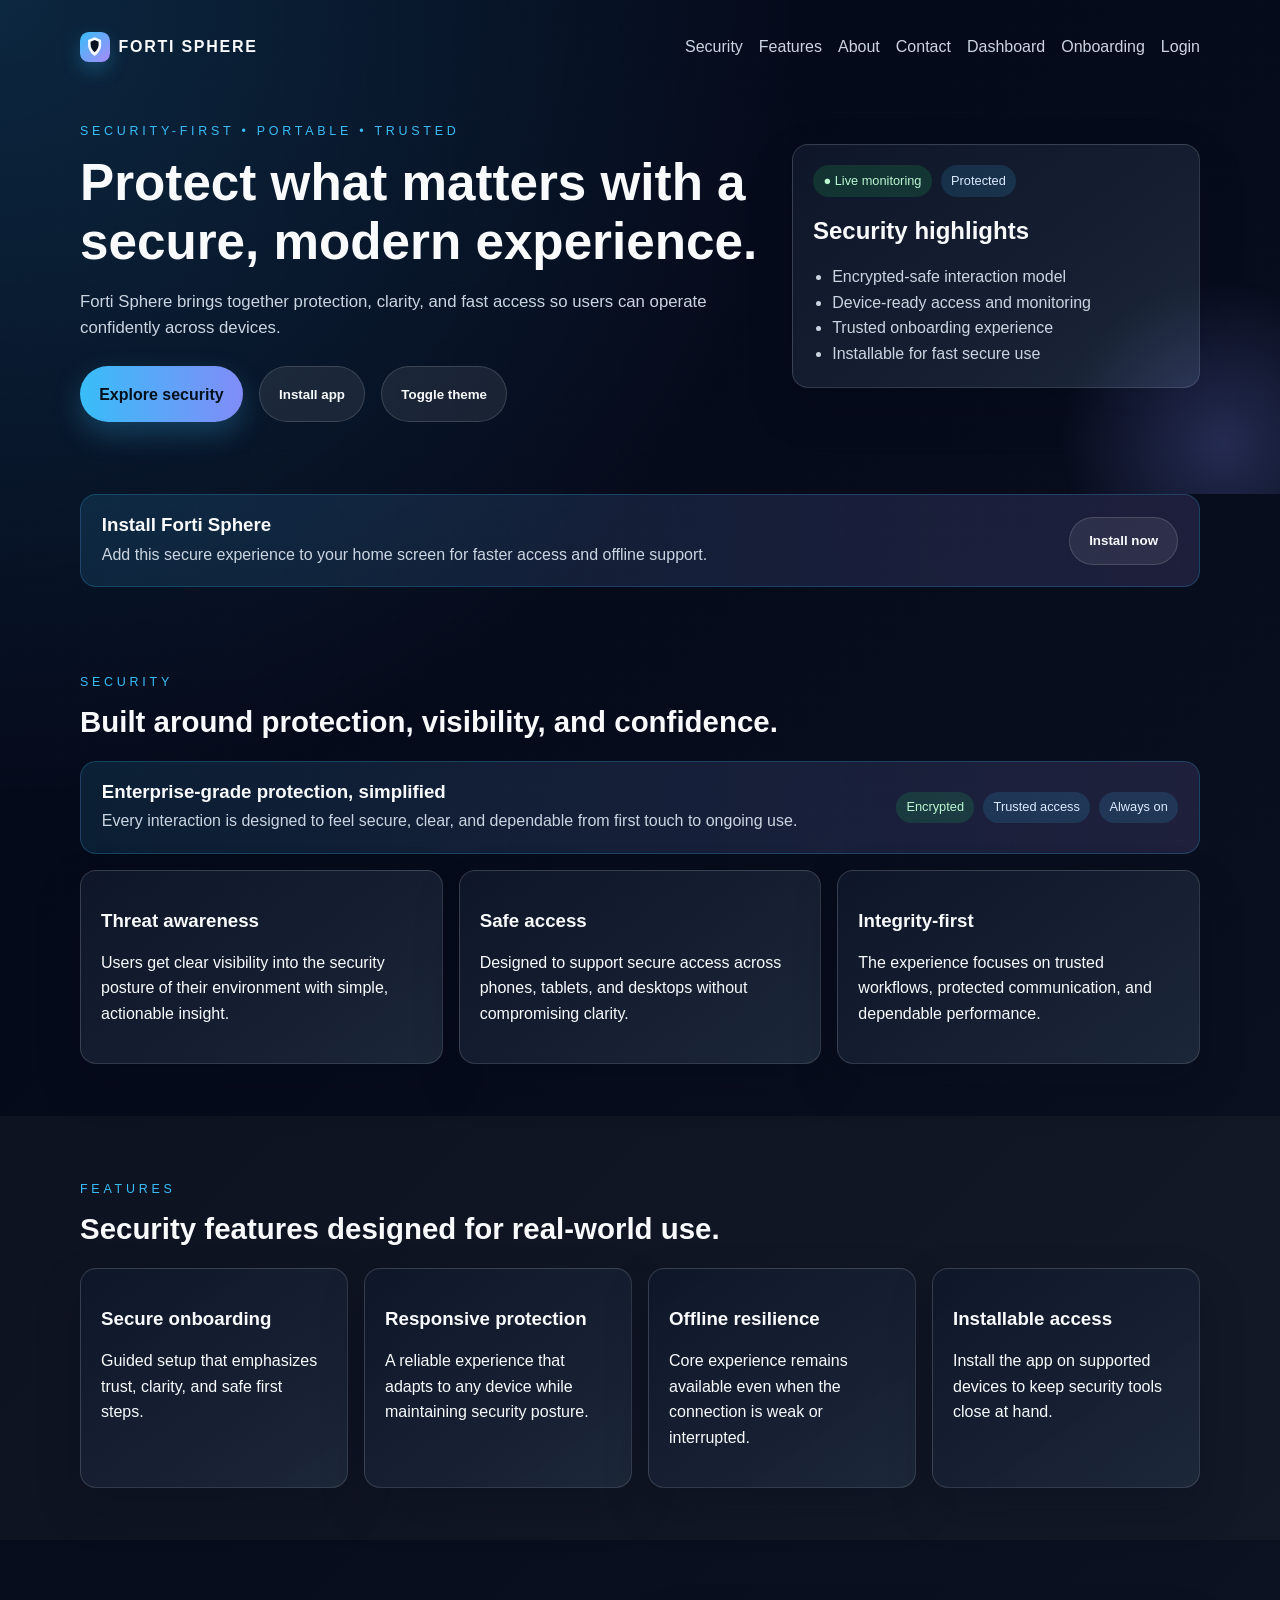
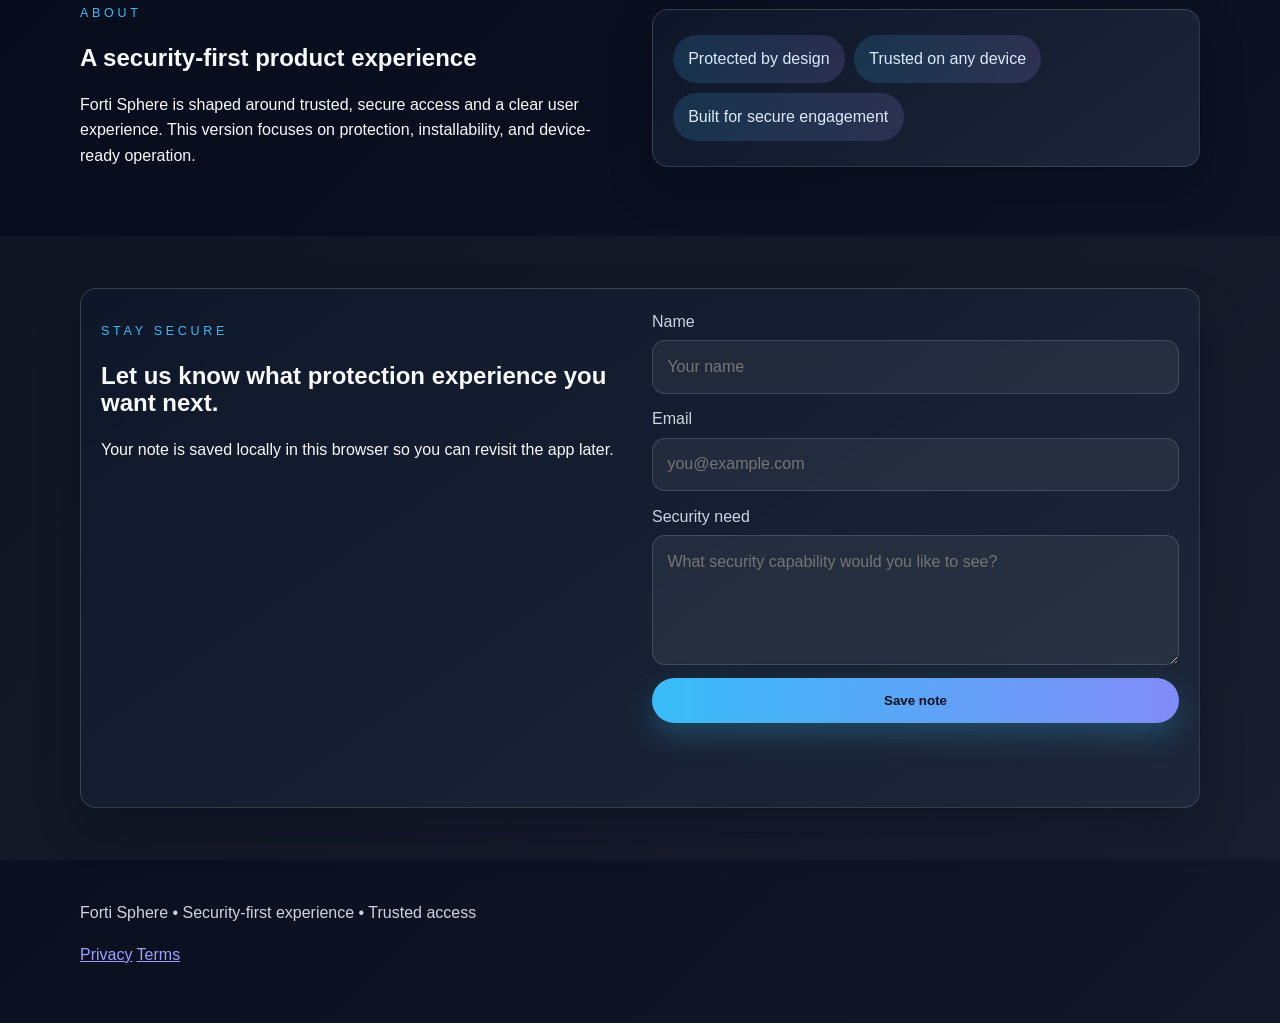
<file: index.html>
<!DOCTYPE html>
<html lang="en">
  <head>
    <meta charset="UTF-8" />
    <meta name="viewport" content="width=device-width, initial-scale=1.0" />
    <meta name="theme-color" content="#07111f" />
    <meta name="description" content="Forti Sphere is a security-first app experience focused on protection, trust, and safe access." />
    <meta name="apple-mobile-web-app-capable" content="yes" />
    <meta name="apple-mobile-web-app-status-bar-style" content="black-translucent" />
    <meta name="apple-mobile-web-app-title" content="Forti Sphere" />
    <title>Forti Sphere Security</title>
    <link rel="manifest" href="./manifest.json" />
    <link rel="icon" href="./icon.svg" type="image/svg+xml" />
    <link rel="apple-touch-icon" href="./icon.svg" />
    <link rel="stylesheet" href="/styles.css" />
  </head>
  <body>
    <div class="app-shell">
      <header class="hero">
        <nav class="top-nav container">
          <a class="brand" href="#">
            <span class="shield-mark" aria-hidden="true">
              <svg viewBox="0 0 64 64" role="img" aria-label="Forti Sphere shield logo">
                <path d="M32 6l18 8v13c0 13.2-8.5 24.9-18 31-9.5-6.1-18-17.8-18-31V14l18-8z" fill="white" opacity="0.95"/>
                <path d="M32 14l11 4.5v8.7c0 8.5-5.1 16.4-11 20.5-5.9-4.1-11-12-11-20.5v-8.7L32 14z" fill="#07111f"/>
              </svg>
            </span>
            Forti Sphere
          </a>
          <div class="nav-links" id="mainNav">
            <a href="#security">Security</a>
            <a href="#features">Features</a>
            <a href="#about">About</a>
            <a href="#contact">Contact</a>
            <a href="./dashboard.html">Dashboard</a>
            <a href="./onboarding.html">Onboarding</a>
            <a href="./login.html">Login</a>
          </div>
          <button class="menu-toggle" id="menuToggle" aria-label="Toggle navigation">☰</button>
        </nav>

        <div class="container hero-grid">
          <div>
            <p class="eyebrow">Security-first • Portable • Trusted</p>
            <h1>Protect what matters with a secure, modern experience.</h1>
            <p class="lead">
              Forti Sphere brings together protection, clarity, and fast access so users can operate confidently across devices.
            </p>
            <div class="actions">
              <a class="btn primary" href="#security">Explore security</a>
              <button id="installBtn" class="btn secondary" hidden data-install-trigger>Install app</button>
              <button id="themeToggle" class="btn secondary">Toggle theme</button>
            </div>
          </div>

          <div class="hero-card">
            <div class="status-row">
              <span class="status-pill live">● Live monitoring</span>
              <span class="status-pill">Protected</span>
            </div>
            <h2>Security highlights</h2>
            <ul>
              <li>Encrypted-safe interaction model</li>
              <li>Device-ready access and monitoring</li>
              <li>Trusted onboarding experience</li>
              <li>Installable for fast secure use</li>
            </ul>
          </div>
        </div>
      </header>

      <main>
        <div class="container">
          <div class="security-banner install-banner" id="installNotice" hidden>
            <div>
              <h3>Install Forti Sphere</h3>
              <p>Add this secure experience to your home screen for faster access and offline support.</p>
            </div>
            <button class="btn secondary" data-install-trigger hidden id="installBtnInline">Install now</button>
          </div>
        </div>

        <section id="security" class="section">
          <div class="container">
            <div class="section-heading">
              <p class="eyebrow">Security</p>
              <h2>Built around protection, visibility, and confidence.</h2>
            </div>
            <div class="security-banner">
              <div>
                <h3>Enterprise-grade protection, simplified</h3>
                <p>Every interaction is designed to feel secure, clear, and dependable from first touch to ongoing use.</p>
              </div>
              <div class="badge-row">
                <span class="status-pill live">Encrypted</span>
                <span class="status-pill">Trusted access</span>
                <span class="status-pill">Always on</span>
              </div>
            </div>
            <div class="card-grid">
              <article class="card">
                <h3>Threat awareness</h3>
                <p>Users get clear visibility into the security posture of their environment with simple, actionable insight.</p>
              </article>
              <article class="card">
                <h3>Safe access</h3>
                <p>Designed to support secure access across phones, tablets, and desktops without compromising clarity.</p>
              </article>
              <article class="card">
                <h3>Integrity-first</h3>
                <p>The experience focuses on trusted workflows, protected communication, and dependable performance.</p>
              </article>
            </div>
          </div>
        </section>

        <section id="features" class="section alt">
          <div class="container">
            <div class="section-heading">
              <p class="eyebrow">Features</p>
              <h2>Security features designed for real-world use.</h2>
            </div>
            <div class="feature-grid">
              <div class="feature-item">
                <h3>Secure onboarding</h3>
                <p>Guided setup that emphasizes trust, clarity, and safe first steps.</p>
              </div>
              <div class="feature-item">
                <h3>Responsive protection</h3>
                <p>A reliable experience that adapts to any device while maintaining security posture.</p>
              </div>
              <div class="feature-item">
                <h3>Offline resilience</h3>
                <p>Core experience remains available even when the connection is weak or interrupted.</p>
              </div>
              <div class="feature-item">
                <h3>Installable access</h3>
                <p>Install the app on supported devices to keep security tools close at hand.</p>
              </div>
            </div>
          </div>
        </section>

        <section id="about" class="section">
          <div class="container split">
            <div>
              <p class="eyebrow">About</p>
              <h2>A security-first product experience</h2>
              <p>
                Forti Sphere is shaped around trusted, secure access and a clear user experience. This version focuses on protection, installability, and device-ready operation.
              </p>
            </div>
            <div class="stack">
              <div class="pill">Protected by design</div>
              <div class="pill">Trusted on any device</div>
              <div class="pill">Built for secure engagement</div>
            </div>
          </div>
        </section>

        <section id="contact" class="section alt">
          <div class="container contact-panel">
            <div>
              <p class="eyebrow">Stay secure</p>
              <h2>Let us know what protection experience you want next.</h2>
              <p>Your note is saved locally in this browser so you can revisit the app later.</p>
            </div>
            <form id="contactForm" class="contact-form">
              <label>
                Name
                <input type="text" name="name" placeholder="Your name" required />
              </label>
              <label>
                Email
                <input type="email" name="email" placeholder="you@example.com" required />
              </label>
              <label>
                Security need
                <textarea name="interest" rows="4" placeholder="What security capability would you like to see?"></textarea>
              </label>
              <button class="btn primary" type="submit">Save note</button>
              <p id="formMessage" class="form-message" aria-live="polite"></p>
            </form>
          </div>
        </section>
      </main>

      <footer class="footer">
        <div class="container">
          <p>Forti Sphere • Security-first experience • Trusted access</p>
          <p class="footer-links">
            <a href="./privacy.html">Privacy</a>
            <a href="./terms.html">Terms</a>
          </p>
        </div>
      </footer>
    </div>

    <script src="./app.js"></script>
  </body>
</html>
</file>
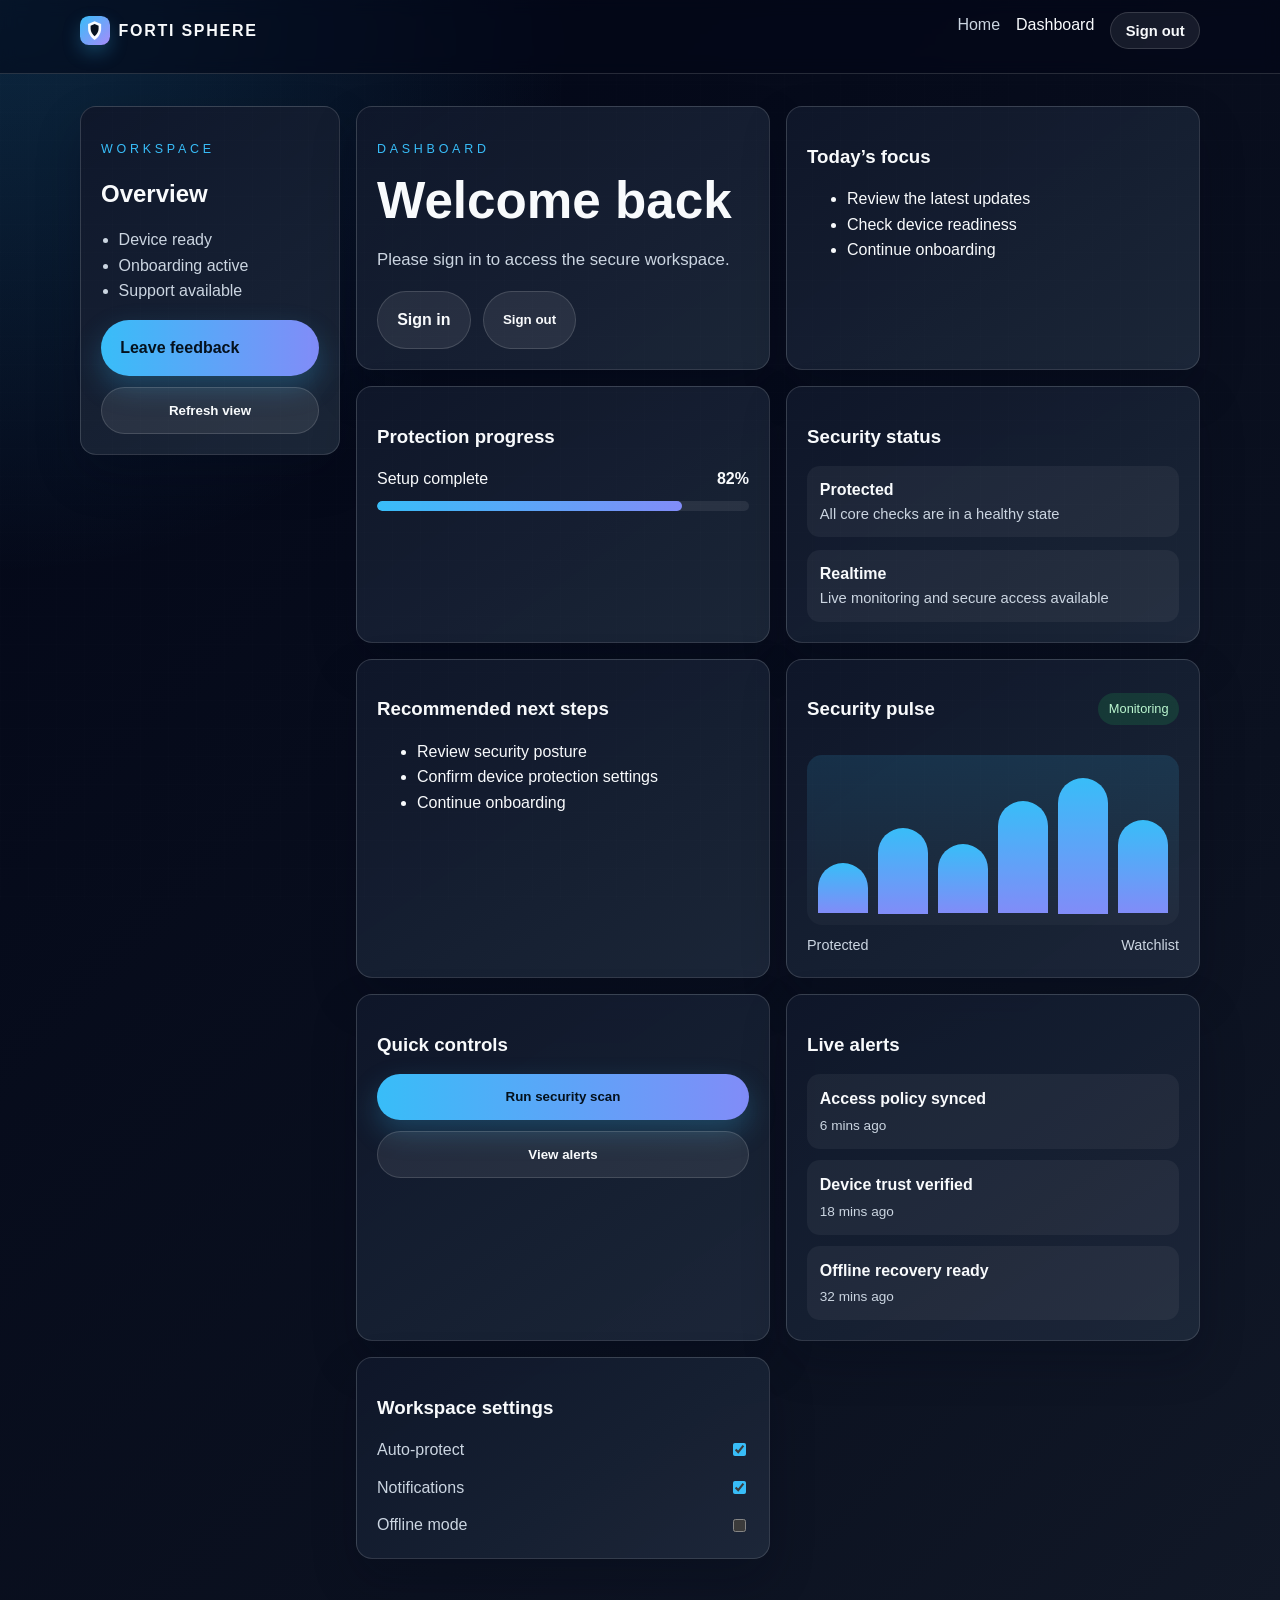
<file: dashboard.html>
<!DOCTYPE html>
<html lang="en">
  <head>
    <meta charset="UTF-8" />
    <meta name="viewport" content="width=device-width, initial-scale=1.0" />
    <meta name="theme-color" content="#0f172a" />
    <title>Forti Sphere Dashboard</title>
    <link rel="manifest" href="./manifest.json" />
    <link rel="stylesheet" href="./styles.css" />
  </head>
  <body>
    <div class="app-shell dashboard-page">
      <header class="dashboard-header">
        <div class="container dashboard-nav">
          <a class="brand" href="./index.html">
            <span class="shield-mark" aria-hidden="true">
              <svg viewBox="0 0 64 64" role="img" aria-label="Forti Sphere shield logo">
                <path d="M32 6l18 8v13c0 13.2-8.5 24.9-18 31-9.5-6.1-18-17.8-18-31V14l18-8z" fill="white" opacity="0.95"/>
                <path d="M32 14l11 4.5v8.7c0 8.5-5.1 16.4-11 20.5-5.9-4.1-11-12-11-20.5v-8.7L32 14z" fill="#07111f"/>
              </svg>
            </span>
            Forti Sphere
          </a>
          <nav class="nav-links">
            <a href="./index.html">Home</a>
            <a href="./dashboard.html" class="active">Dashboard</a>
            <button class="btn secondary small" id="signOutBtn" type="button">Sign out</button>
          </nav>
        </div>
      </header>

      <main class="container dashboard-layout">
        <aside class="sidebar-card">
          <p class="eyebrow">Workspace</p>
          <h2>Overview</h2>
          <ul>
            <li>Device ready</li>
            <li>Onboarding active</li>
            <li>Support available</li>
          </ul>
          <div class="sidebar-actions">
            <a class="btn primary" href="./index.html#contact">Leave feedback</a>
            <button class="btn secondary" id="refreshBtn">Refresh view</button>
          </div>
        </aside>

        <div class="dashboard-grid">
          <section class="hero-card">
            <p class="eyebrow">Dashboard</p>
            <h1>Welcome back</h1>
            <p id="dashboardWelcome" class="lead">This screen presents a polished security-focused experience with clear priorities, quick actions, and operational insight.</p>
            <div class="inline-actions" id="dashboardActions">
              <a class="btn secondary" href="./login.html" id="loginActionBtn">Sign in</a>
              <button class="btn secondary" id="signOutBtnInline" type="button">Sign out</button>
            </div>
          </section>

          <section class="card">
            <h3>Today’s focus</h3>
            <ul>
              <li>Review the latest updates</li>
              <li>Check device readiness</li>
              <li>Continue onboarding</li>
            </ul>
          </section>

          <section class="card">
            <h3>Protection progress</h3>
            <div class="progress-row">
              <span>Setup complete</span>
              <strong>82%</strong>
            </div>
            <div class="bar"><span style="width: 82%"></span></div>
          </section>

          <section class="card">
            <h3>Security status</h3>
            <div class="insight-list">
              <div>
                <strong>Protected</strong>
                <span>All core checks are in a healthy state</span>
              </div>
              <div>
                <strong>Realtime</strong>
                <span>Live monitoring and secure access available</span>
              </div>
            </div>
          </section>

          <section class="card">
            <h3>Recommended next steps</h3>
            <ul>
              <li>Review security posture</li>
              <li>Confirm device protection settings</li>
              <li>Continue onboarding</li>
            </ul>
          </section>

          <section class="card chart-card">
            <div class="card-title-row">
              <h3>Security pulse</h3>
              <span class="status-pill live">Monitoring</span>
            </div>
            <div class="chart-area" aria-label="Animated threat monitoring chart">
              <div class="chart-bar" style="--h: 34%; --delay: 0.1s"></div>
              <div class="chart-bar" style="--h: 58%; --delay: 0.25s"></div>
              <div class="chart-bar" style="--h: 47%; --delay: 0.4s"></div>
              <div class="chart-bar" style="--h: 76%; --delay: 0.55s"></div>
              <div class="chart-bar" style="--h: 92%; --delay: 0.7s"></div>
              <div class="chart-bar" style="--h: 63%; --delay: 0.85s"></div>
            </div>
            <div class="legend-row">
              <span>Protected</span>
              <span>Watchlist</span>
            </div>
          </section>

          <section class="card">
            <h3>Quick controls</h3>
            <div class="button-stack">
              <button class="btn primary">Run security scan</button>
              <button class="btn secondary">View alerts</button>
            </div>
          </section>

          <section class="card">
            <h3>Live alerts</h3>
            <div class="alert-list">
              <div class="alert-item">
                <strong>Access policy synced</strong>
                <span>6 mins ago</span>
              </div>
              <div class="alert-item">
                <strong>Device trust verified</strong>
                <span>18 mins ago</span>
              </div>
              <div class="alert-item">
                <strong>Offline recovery ready</strong>
                <span>32 mins ago</span>
              </div>
            </div>
          </section>

          <section class="card settings-card">
            <h3>Workspace settings</h3>
            <div class="settings-list">
              <label>
                <span>Auto-protect</span>
                <input class="settings-toggle" data-setting="autoProtect" type="checkbox" checked />
              </label>
              <label>
                <span>Notifications</span>
                <input class="settings-toggle" data-setting="notifications" type="checkbox" checked />
              </label>
              <label>
                <span>Offline mode</span>
                <input class="settings-toggle" data-setting="offlineMode" type="checkbox" />
              </label>
            </div>
          </section>
        </div>
      </main>
    </div>

    <script src="./app.js"></script>
  </body>
</html>
</file>
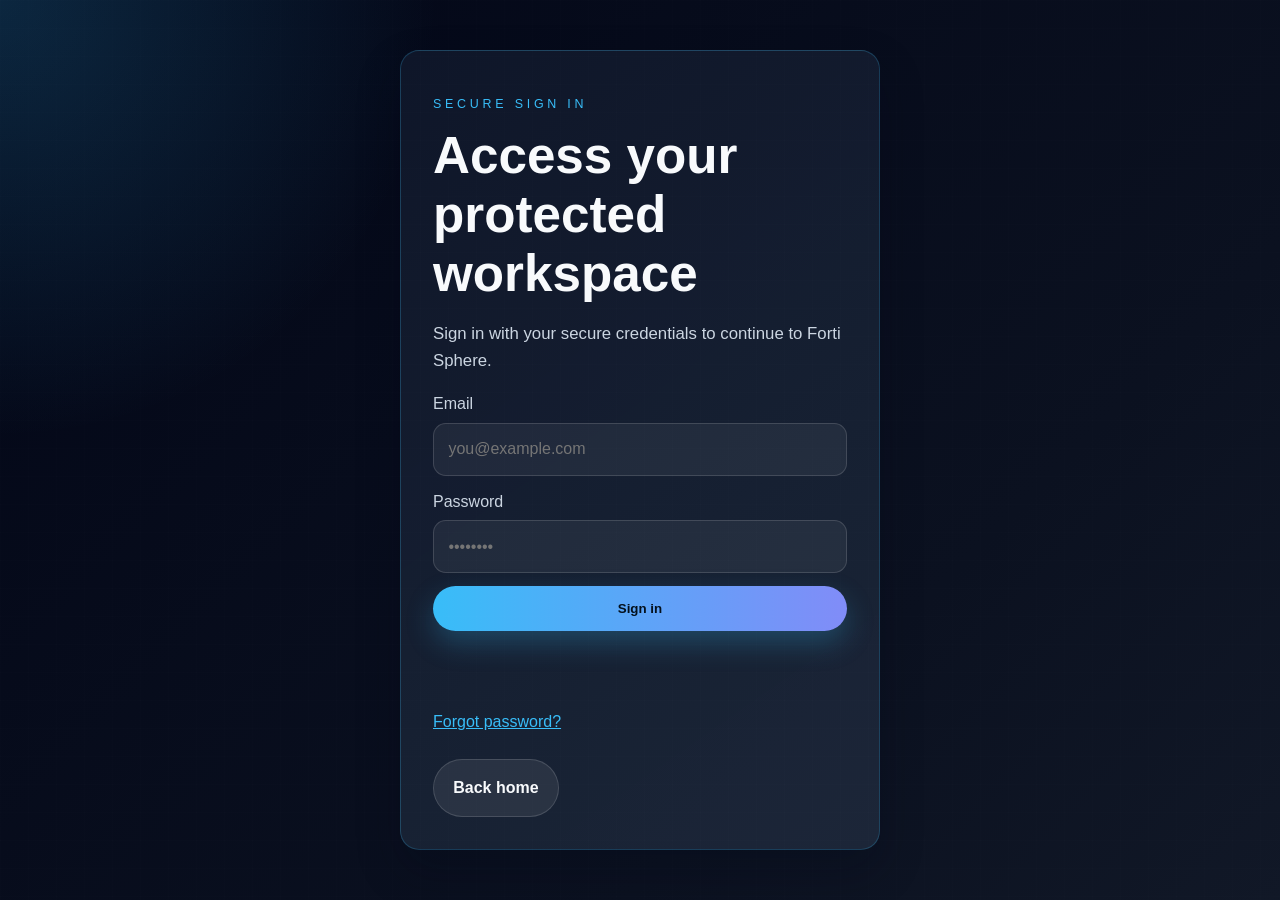
<file: login.html>
<!DOCTYPE html>
<html lang="en">
  <head>
    <meta charset="UTF-8" />
    <meta name="viewport" content="width=device-width, initial-scale=1.0" />
    <meta name="theme-color" content="#07111f" />
    <title>Forti Sphere Login</title>
    <link rel="manifest" href="./manifest.json" />
    <link rel="stylesheet" href="./styles.css" />
  </head>
  <body>
    <div class="app-shell onboarding-shell">
      <div class="container onboarding-card auth-card">
        <p class="eyebrow">Secure sign in</p>
        <h1>Access your protected workspace</h1>
        <p class="lead">Sign in with your secure credentials to continue to Forti Sphere.</p>

        <form id="loginForm" class="contact-form auth-form">
          <label>
            Email
            <input type="email" name="email" placeholder="you@example.com" required />
          </label>
          <label>
            Password
            <input type="password" name="password" placeholder="••••••••" required />
          </label>
          <button class="btn primary" type="submit">Sign in</button>
          <p id="authMessage" class="form-message" aria-live="polite"></p>
        </form>

        <div class="reset-link">
          <button class="link-btn" id="toggleReset" type="button">Forgot password?</button>
        </div>

        <form id="resetForm" class="contact-form auth-form hidden" hidden>
          <label>
            Recovery email
            <input type="email" name="resetEmail" placeholder="you@example.com" required />
          </label>
          <button class="btn secondary" type="submit">Send reset link</button>
          <p id="resetMessage" class="form-message" aria-live="polite"></p>
        </form>

        <div class="actions">
          <a class="btn secondary" href="./index.html">Back home</a>
        </div>
      </div>
    </div>

    <script src="./app.js"></script>
  </body>
</html>
</file>
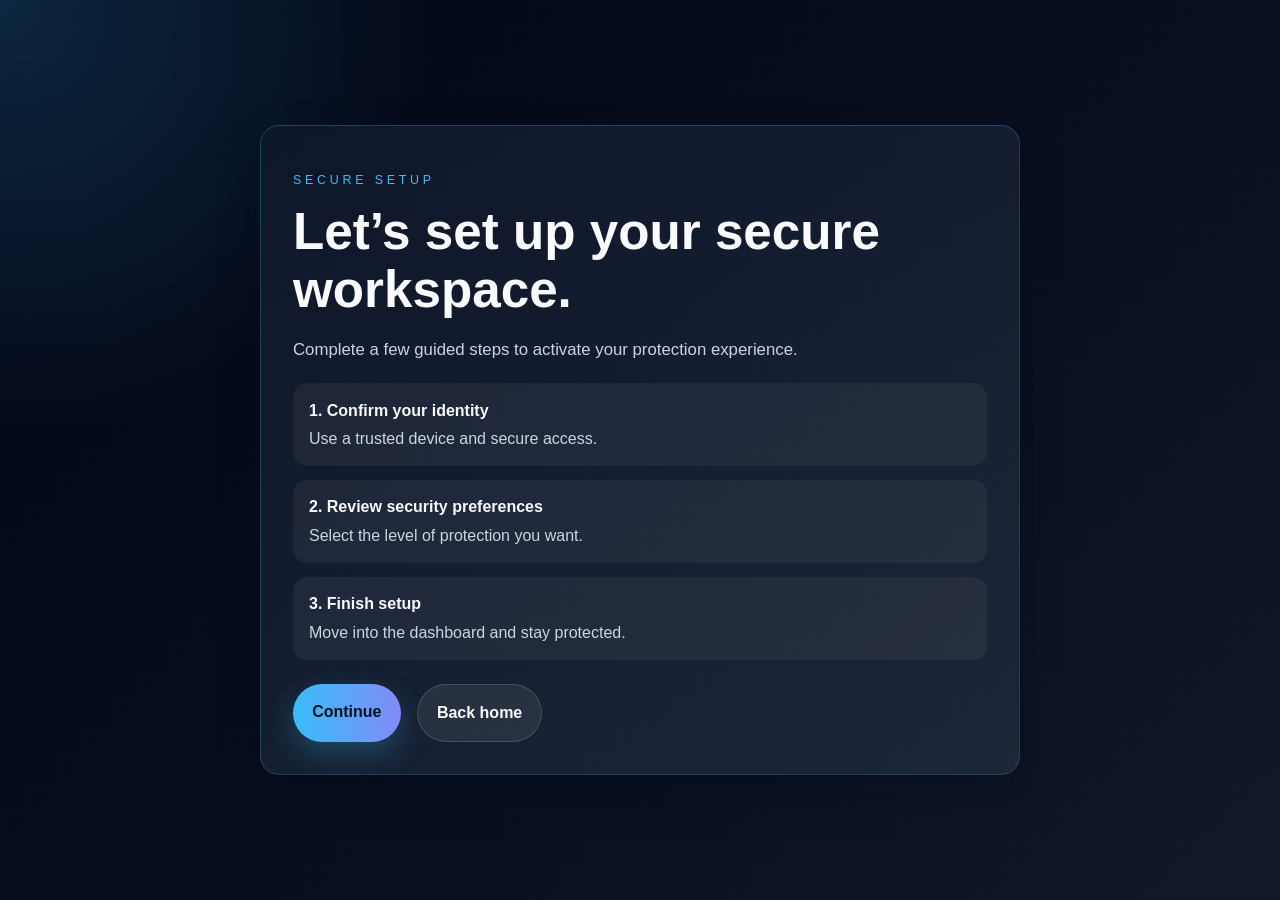
<file: onboarding.html>
<!DOCTYPE html>
<html lang="en">
  <head>
    <meta charset="UTF-8" />
    <meta name="viewport" content="width=device-width, initial-scale=1.0" />
    <meta name="theme-color" content="#07111f" />
    <title>Forti Sphere Onboarding</title>
    <link rel="manifest" href="./manifest.json" />
    <link rel="stylesheet" href="./styles.css" />
  </head>
  <body>
    <div class="app-shell onboarding-shell">
      <div class="container onboarding-card">
        <p class="eyebrow">Secure setup</p>
        <h1>Let’s set up your secure workspace.</h1>
        <p class="lead">Complete a few guided steps to activate your protection experience.</p>

        <div class="step-list">
          <div class="step-item">
            <strong>1. Confirm your identity</strong>
            <span>Use a trusted device and secure access.</span>
          </div>
          <div class="step-item">
            <strong>2. Review security preferences</strong>
            <span>Select the level of protection you want.</span>
          </div>
          <div class="step-item">
            <strong>3. Finish setup</strong>
            <span>Move into the dashboard and stay protected.</span>
          </div>
        </div>

        <div class="actions">
          <a class="btn primary" href="./dashboard.html">Continue</a>
          <a class="btn secondary" href="./index.html">Back home</a>
        </div>
      </div>
    </div>

    <script src="./app.js"></script>
  </body>
</html>
</file>
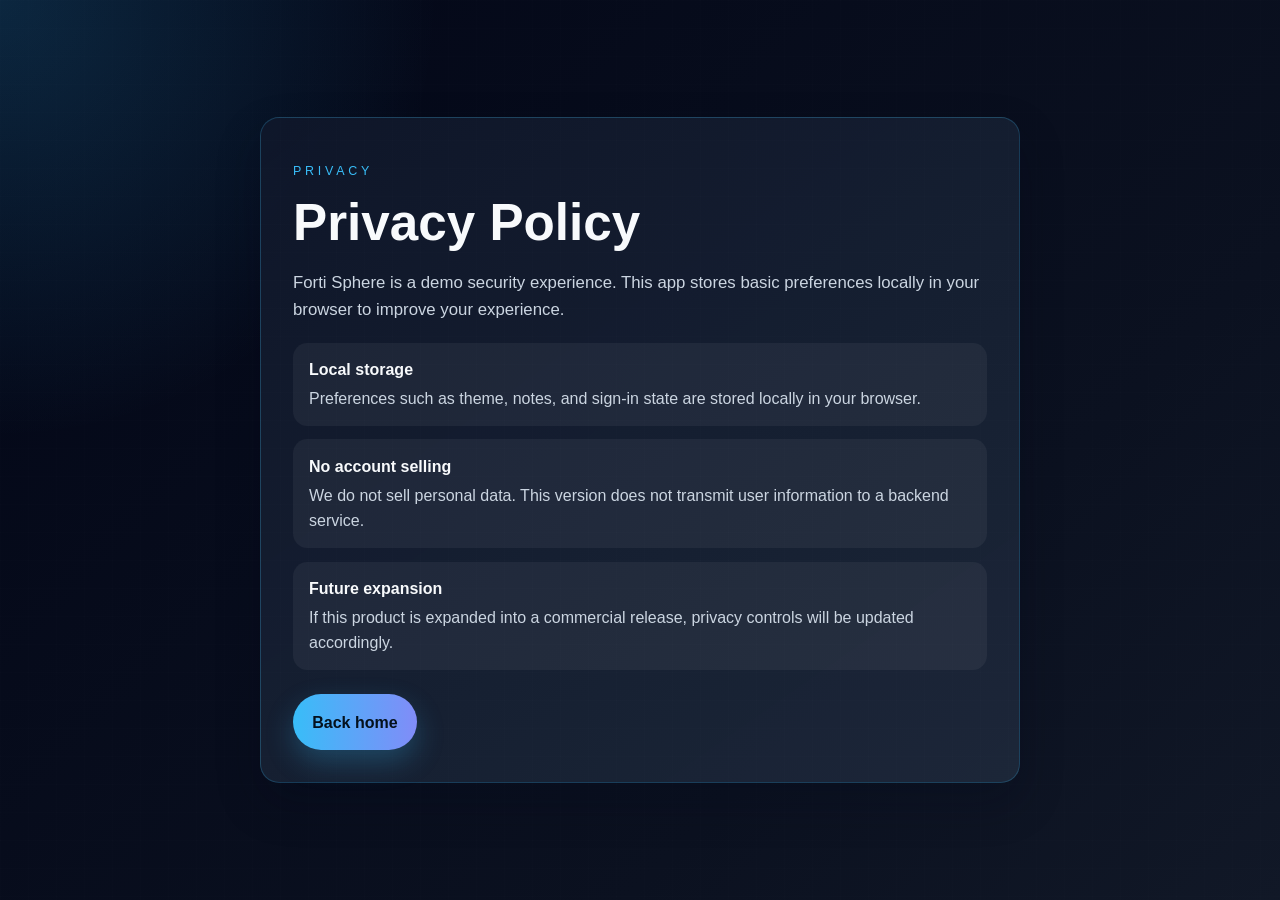
<file: privacy.html>
<!DOCTYPE html>
<html lang="en">
  <head>
    <meta charset="UTF-8" />
    <meta name="viewport" content="width=device-width, initial-scale=1.0" />
    <title>Privacy Policy • Forti Sphere</title>
    <link rel="stylesheet" href="./styles.css" />
  </head>
  <body>
    <div class="app-shell onboarding-shell">
      <div class="container onboarding-card">
        <p class="eyebrow">Privacy</p>
        <h1>Privacy Policy</h1>
        <p class="lead">Forti Sphere is a demo security experience. This app stores basic preferences locally in your browser to improve your experience.</p>
        <div class="step-list">
          <div class="step-item">
            <strong>Local storage</strong>
            <span>Preferences such as theme, notes, and sign-in state are stored locally in your browser.</span>
          </div>
          <div class="step-item">
            <strong>No account selling</strong>
            <span>We do not sell personal data. This version does not transmit user information to a backend service.</span>
          </div>
          <div class="step-item">
            <strong>Future expansion</strong>
            <span>If this product is expanded into a commercial release, privacy controls will be updated accordingly.</span>
          </div>
        </div>
        <div class="actions">
          <a class="btn primary" href="./index.html">Back home</a>
        </div>
      </div>
    </div>
  </body>
</html>
</file>
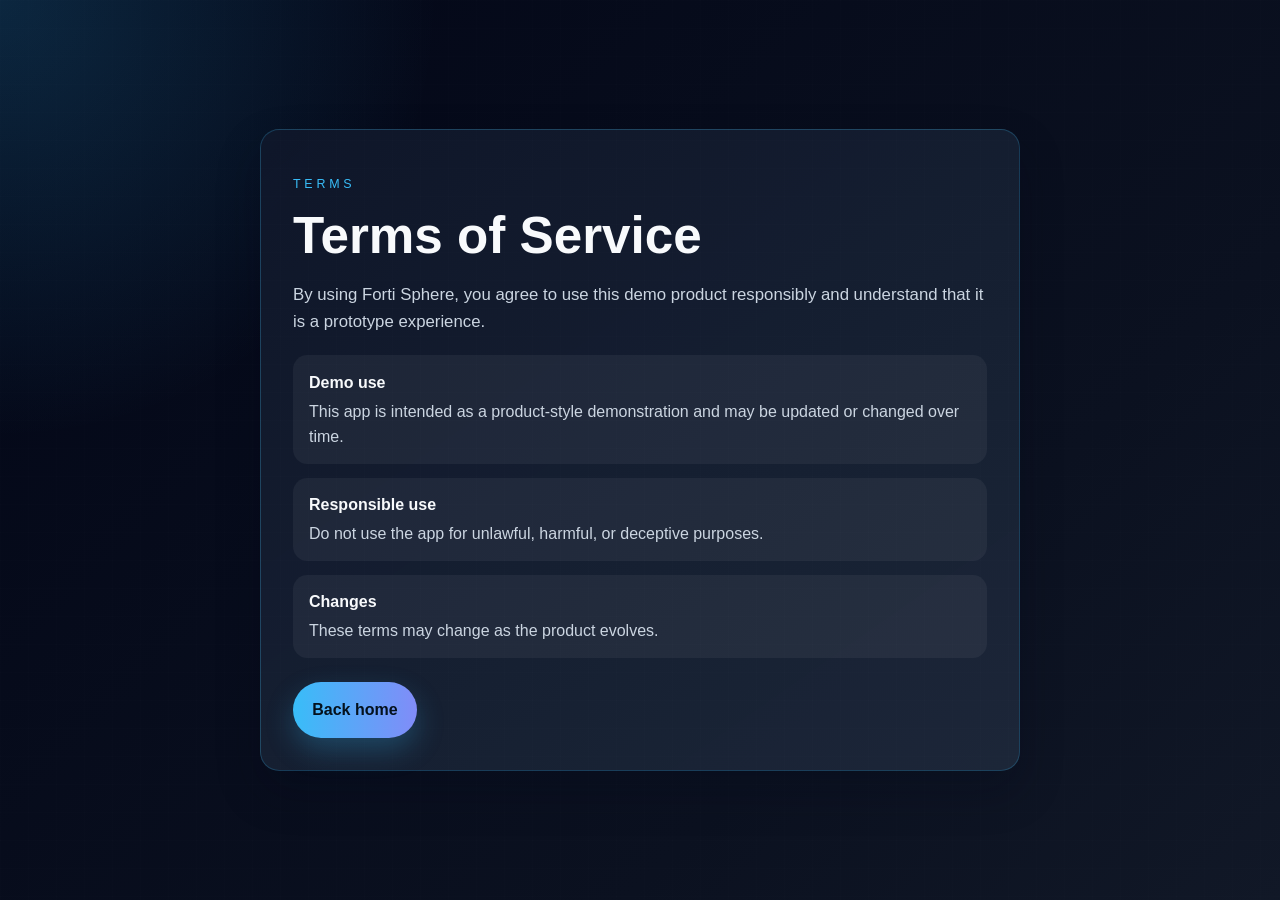
<file: terms.html>
<!DOCTYPE html>
<html lang="en">
  <head>
    <meta charset="UTF-8" />
    <meta name="viewport" content="width=device-width, initial-scale=1.0" />
    <title>Terms of Service • Forti Sphere</title>
    <link rel="stylesheet" href="./styles.css" />
  </head>
  <body>
    <div class="app-shell onboarding-shell">
      <div class="container onboarding-card">
        <p class="eyebrow">Terms</p>
        <h1>Terms of Service</h1>
        <p class="lead">By using Forti Sphere, you agree to use this demo product responsibly and understand that it is a prototype experience.</p>
        <div class="step-list">
          <div class="step-item">
            <strong>Demo use</strong>
            <span>This app is intended as a product-style demonstration and may be updated or changed over time.</span>
          </div>
          <div class="step-item">
            <strong>Responsible use</strong>
            <span>Do not use the app for unlawful, harmful, or deceptive purposes.</span>
          </div>
          <div class="step-item">
            <strong>Changes</strong>
            <span>These terms may change as the product evolves.</span>
          </div>
        </div>
        <div class="actions">
          <a class="btn primary" href="./index.html">Back home</a>
        </div>
      </div>
    </div>
  </body>
</html>
</file>
<file: styles.css>
:root {
  color-scheme: dark;
  font-family: Inter, "Segoe UI", Roboto, Arial, sans-serif;
  --bg: #020617;
  --panel: rgba(15, 23, 42, 0.9);
  --panel-2: rgba(30, 41, 59, 0.94);
  --text: #f8fafc;
  --muted: #cbd5e1;
  --accent: #38bdf8;
  --accent-2: #818cf8;
  --accent-3: #a78bfa;
  --border: rgba(255,255,255,0.14);
}

* { box-sizing: border-box; }
html { scroll-behavior: smooth; }
body {
  margin: 0;
  background:
    radial-gradient(circle at top left, rgba(56, 189, 248, 0.18), transparent 28%),
    linear-gradient(135deg, var(--bg), #0b1120 70%, #111827);
  color: var(--text);
  line-height: 1.6;
}

body::before {
  content: "";
  position: fixed;
  inset: 0;
  background-image: linear-gradient(rgba(255,255,255,0.025) 1px, transparent 1px), linear-gradient(90deg, rgba(255,255,255,0.025) 1px, transparent 1px);
  background-size: 28px 28px;
  pointer-events: none;
  opacity: 0.35;
}
.app-shell { min-height: 100vh; }
.container {
  width: min(1120px, calc(100% - 2rem));
  margin: 0 auto;
}
.hero {
  padding: 1rem 0 4.5rem;
  position: relative;
  overflow: hidden;
}
.hero::after {
  content: "";
  position: absolute;
  inset: auto -8% -22% auto;
  width: 320px;
  height: 320px;
  background: radial-gradient(circle, rgba(129, 140, 248, 0.24), transparent 72%);
  pointer-events: none;
}
.top-nav {
  display: flex;
  justify-content: space-between;
  align-items: center;
  padding: 1rem 0 2rem;
}
.brand {
  color: var(--text);
  font-weight: 700;
  letter-spacing: 0.11em;
  text-decoration: none;
  text-transform: uppercase;
  display: inline-flex;
  align-items: center;
  gap: 0.55rem;
}
.shield-mark {
  display: inline-grid;
  place-items: center;
  width: 1.85rem;
  height: 1.85rem;
  border-radius: 0.55rem;
  background: linear-gradient(135deg, var(--accent), var(--accent-3));
  padding: 0.2rem;
  box-shadow: 0 8px 18px rgba(56, 189, 248, 0.25);
}
.shield-mark svg {
  width: 100%;
  height: 100%;
  display: block;
}
.nav-links { display: flex; gap: 1rem; flex-wrap: wrap; }
.menu-toggle {
  display: none;
  border: 1px solid var(--border);
  background: rgba(255,255,255,0.06);
  color: var(--text);
  padding: 0.55rem 0.7rem;
  border-radius: 0.7rem;
}
.nav-links a {
  color: var(--muted);
  text-decoration: none;
  transition: color 180ms ease;
}
.nav-links a:hover {
  color: var(--text);
}
.hero-grid {
  display: grid;
  grid-template-columns: 1.25fr 0.75fr;
  gap: 2rem;
  align-items: center;
  padding-top: 1rem;
}
.eyebrow {
  text-transform: uppercase;
  letter-spacing: 0.3em;
  font-size: 0.78rem;
  color: var(--accent);
  margin-bottom: 0.75rem;
}
h1, h2, h3 { line-height: 1.15; }
h1 { font-size: clamp(2rem, 4vw, 3.35rem); margin: 0 0 1rem; }
.lead { font-size: 1.05rem; color: var(--muted); max-width: 720px; }
.actions { display: flex; gap: 1rem; flex-wrap: wrap; margin-top: 1.5rem; }
.btn {
  border: 0;
  padding: 0.95rem 1.2rem;
  border-radius: 999px;
  cursor: pointer;
  font-weight: 600;
  text-decoration: none;
  display: inline-block;
  transition: transform 180ms ease, box-shadow 180ms ease;
}
.btn:hover {
  transform: translateY(-1px);
}
.btn.primary {
  background: linear-gradient(90deg, var(--accent), var(--accent-2));
  color: #04111d;
  box-shadow: 0 12px 28px rgba(56, 189, 248, 0.25);
}
.btn.secondary {
  background: rgba(255,255,255,0.08);
  color: var(--text);
  border: 1px solid var(--border);
}
.hero-card, .card, .feature-item, .stack, .contact-panel {
  background: linear-gradient(145deg, rgba(15, 23, 42, 0.95), rgba(30, 41, 59, 0.9));
  border: 1px solid rgba(56, 189, 248, 0.22);
  border: 1px solid var(--border);
  border-radius: 1rem;
  padding: 1.25rem;
  box-shadow: 0 20px 45px rgba(2, 8, 23, 0.24);
}
.hero-card ul { margin: 0; padding-left: 1.2rem; color: var(--muted); }
.status-row { display: flex; gap: 0.55rem; flex-wrap: wrap; margin-bottom: 0.7rem; }
.status-pill {
  display: inline-block;
  padding: 0.35rem 0.65rem;
  border-radius: 999px;
  background: rgba(56,189,248,0.14);
  color: #dbeafe;
  font-size: 0.8rem;
}
.status-pill.live { background: rgba(34, 197, 94, 0.16); color: #bbf7d0; }
.security-banner {
  display: flex;
  justify-content: space-between;
  align-items: center;
  gap: 1rem;
  padding: 1.2rem 1.3rem;
  border: 1px solid rgba(56, 189, 248, 0.22);
  border-radius: 1rem;
  background: linear-gradient(90deg, rgba(56, 189, 248, 0.12), rgba(167, 139, 250, 0.14));
  margin-bottom: 1rem;
}
.install-banner {
  margin: 0 0 1.3rem;
}
.install-banner .btn {
  margin-left: auto;
}
.security-banner h3 { margin: 0 0 0.35rem; }
.security-banner p { margin: 0; color: var(--muted); }
.badge-row { display: flex; gap: 0.55rem; flex-wrap: wrap; }
.section { padding: 3.25rem 0; }
.section.alt { background: rgba(255,255,255,0.03); }
.section-heading { margin-bottom: 1.4rem; }
.section-heading h2 { margin: 0; font-size: clamp(1.4rem, 2.3vw, 2rem); }
.card-grid {
  display: grid;
  gap: 1rem;
  grid-template-columns: repeat(auto-fit, minmax(220px, 1fr));
}
.feature-grid {
  display: grid;
  gap: 1rem;
  grid-template-columns: repeat(auto-fit, minmax(220px, 1fr));
}
.split {
  display: grid;
  gap: 1.5rem;
  grid-template-columns: repeat(auto-fit, minmax(280px, 1fr));
  align-items: center;
}
.pill {
  display: inline-block;
  padding: 0.72rem 0.95rem;
  background: linear-gradient(90deg, rgba(56,189,248,0.16), rgba(167,139,250,0.16));
  color: #dbeafe;
  border-radius: 999px;
  margin: 0.3rem 0.3rem 0.3rem 0;
}
.contact-panel {
  display: grid;
  gap: 1.5rem;
  grid-template-columns: repeat(auto-fit, minmax(280px, 1fr));
  align-items: start;
}
.contact-form {
  display: grid;
  gap: 0.8rem;
}
.contact-form label { display: grid; gap: 0.35rem; color: var(--muted); }
.contact-form input,
.contact-form textarea {
  border: 1px solid var(--border);
  background: rgba(255,255,255,0.06);
  color: var(--text);
  border-radius: 0.8rem;
  padding: 0.8rem 0.9rem;
  font: inherit;
}
.contact-form input:focus,
.contact-form textarea:focus { outline: 2px solid rgba(56,189,248,0.35); }
.form-message { min-height: 1.2rem; color: #86efac; }
.footer { padding: 1.5rem 0 2.5rem; color: var(--muted); }
.dashboard-header {
  padding: 0.75rem 0 1.5rem;
  border-bottom: 1px solid var(--border);
  background: rgba(2, 6, 23, 0.55);
  backdrop-filter: blur(8px);
}
.dashboard-nav {
  display: flex;
  justify-content: space-between;
  align-items: center;
}
.nav-links .active {
  color: var(--text);
}
.dashboard-layout {
  display: grid;
  grid-template-columns: 260px 1fr;
  gap: 1rem;
  padding: 2rem 0 3rem;
}
.dashboard-grid {
  display: grid;
  grid-template-columns: repeat(2, minmax(240px, 1fr));
  gap: 1rem;
}
.sidebar-card {
  background: linear-gradient(145deg, rgba(15, 23, 42, 0.95), rgba(30, 41, 59, 0.9));
  border: 1px solid var(--border);
  border-radius: 1rem;
  padding: 1.25rem;
  height: fit-content;
  box-shadow: 0 20px 45px rgba(2, 8, 23, 0.24);
}
.sidebar-card ul { padding-left: 1.1rem; color: var(--muted); }
.sidebar-actions {
  display: flex;
  flex-direction: column;
  gap: 0.7rem;
  margin-top: 1rem;
}
.progress-row {
  display: flex;
  justify-content: space-between;
  align-items: center;
  margin-bottom: 0.6rem;
}
.bar {
  width: 100%;
  height: 0.6rem;
  background: rgba(255,255,255,0.08);
  border-radius: 999px;
  overflow: hidden;
}
.bar span {
  display: block;
  height: 100%;
  background: linear-gradient(90deg, var(--accent), var(--accent-2));
  border-radius: inherit;
}
.insight-list {
  display: grid;
  gap: 0.8rem;
}
.insight-list div {
  display: flex;
  flex-direction: column;
  padding: 0.7rem 0.8rem;
  background: rgba(255,255,255,0.05);
  border-radius: 0.8rem;
}
.insight-list span { color: var(--muted); font-size: 0.92rem; }
.inline-actions {
  display: flex;
  gap: 0.75rem;
  flex-wrap: wrap;
}
.button-stack {
  display: flex;
  flex-direction: column;
  gap: 0.7rem;
}
.button-stack .btn {
  width: 100%;
  text-align: center;
}
.metric-grid {
  display: grid;
  gap: 0.7rem;
  grid-template-columns: repeat(2, minmax(0, 1fr));
  margin-top: 0.7rem;
}
.metric-card {
  padding: 0.8rem;
  border-radius: 0.8rem;
  background: rgba(255,255,255,0.06);
  display: flex;
  flex-direction: column;
  gap: 0.25rem;
}
.metric-label {
  color: var(--muted);
  font-size: 0.84rem;
}
.card-title-row {
  display: flex;
  justify-content: space-between;
  align-items: center;
  gap: 0.75rem;
}
.chart-area {
  display: grid;
  grid-template-columns: repeat(6, 1fr);
  align-items: end;
  gap: 0.6rem;
  height: 170px;
  margin: 1rem 0 0.6rem;
  padding: 0.7rem;
  border-radius: 0.95rem;
  background: linear-gradient(180deg, rgba(56,189,248,0.14), rgba(255,255,255,0.03));
}
.chart-bar {
  height: var(--h);
  border-radius: 999px 999px 0 0;
  background: linear-gradient(180deg, var(--accent), var(--accent-2));
  animation: rise 0.8s ease both;
  animation-delay: var(--delay);
}
.legend-row {
  display: flex;
  justify-content: space-between;
  color: var(--muted);
  font-size: 0.9rem;
}
.alert-list {
  display: grid;
  gap: 0.7rem;
  margin-top: 0.8rem;
}
.alert-item {
  padding: 0.75rem 0.8rem;
  border-radius: 0.8rem;
  background: rgba(255,255,255,0.05);
  display: flex;
  flex-direction: column;
  gap: 0.2rem;
}
.alert-item span {
  color: var(--muted);
  font-size: 0.85rem;
}
.settings-list {
  display: grid;
  gap: 0.75rem;
  margin-top: 0.7rem;
}
.settings-list label {
  display: flex;
  justify-content: space-between;
  align-items: center;
  gap: 1rem;
  color: var(--muted);
}
.settings-list input {
  accent-color: var(--accent);
}
.onboarding-shell {
  display: grid;
  place-items: center;
  min-height: 100vh;
  padding: 2rem 0;
}
.onboarding-card {
  background: linear-gradient(145deg, rgba(15, 23, 42, 0.95), rgba(30, 41, 59, 0.9));
  border: 1px solid rgba(56, 189, 248, 0.22);
  border-radius: 1.2rem;
  padding: 2rem;
  box-shadow: 0 20px 45px rgba(2, 8, 23, 0.24);
  max-width: 760px;
}
.step-list {
  display: grid;
  gap: 0.85rem;
  margin: 1.2rem 0 1.5rem;
}
.step-item {
  display: flex;
  flex-direction: column;
  gap: 0.2rem;
  padding: 0.9rem 1rem;
  border-radius: 0.9rem;
  background: rgba(255,255,255,0.05);
}
.step-item span { color: var(--muted); }
.auth-card {
  max-width: 480px;
}
.auth-form {
  margin-top: 1rem;
}
.hidden {
  display: none;
}
.reset-link {
  margin-top: 0.9rem;
}
.link-btn {
  border: 0;
  background: none;
  color: var(--accent);
  cursor: pointer;
  padding: 0;
  font: inherit;
  text-decoration: underline;
}
.small {
  padding: 0.6rem 0.9rem;
  font-size: 0.92rem;
}
@keyframes rise {
  from { transform: scaleY(0.2); transform-origin: bottom; opacity: 0.5; }
  to { transform: scaleY(1); transform-origin: bottom; opacity: 1; }
}
@media (max-width: 900px) {
  .dashboard-layout { grid-template-columns: 1fr; }
}
@media (max-width: 760px) {
  .dashboard-grid { grid-template-columns: 1fr; }
  .hero-grid { grid-template-columns: 1fr; }
  .top-nav { flex-direction: column; gap: 0.8rem; align-items: flex-start; }
  .security-banner { flex-direction: column; align-items: flex-start; }
}
@media (max-width: 640px) {
  .hero { padding-top: 0.5rem; }
  .btn { width: 100%; text-align: center; }
  .actions { flex-direction: column; }
}
</file>
